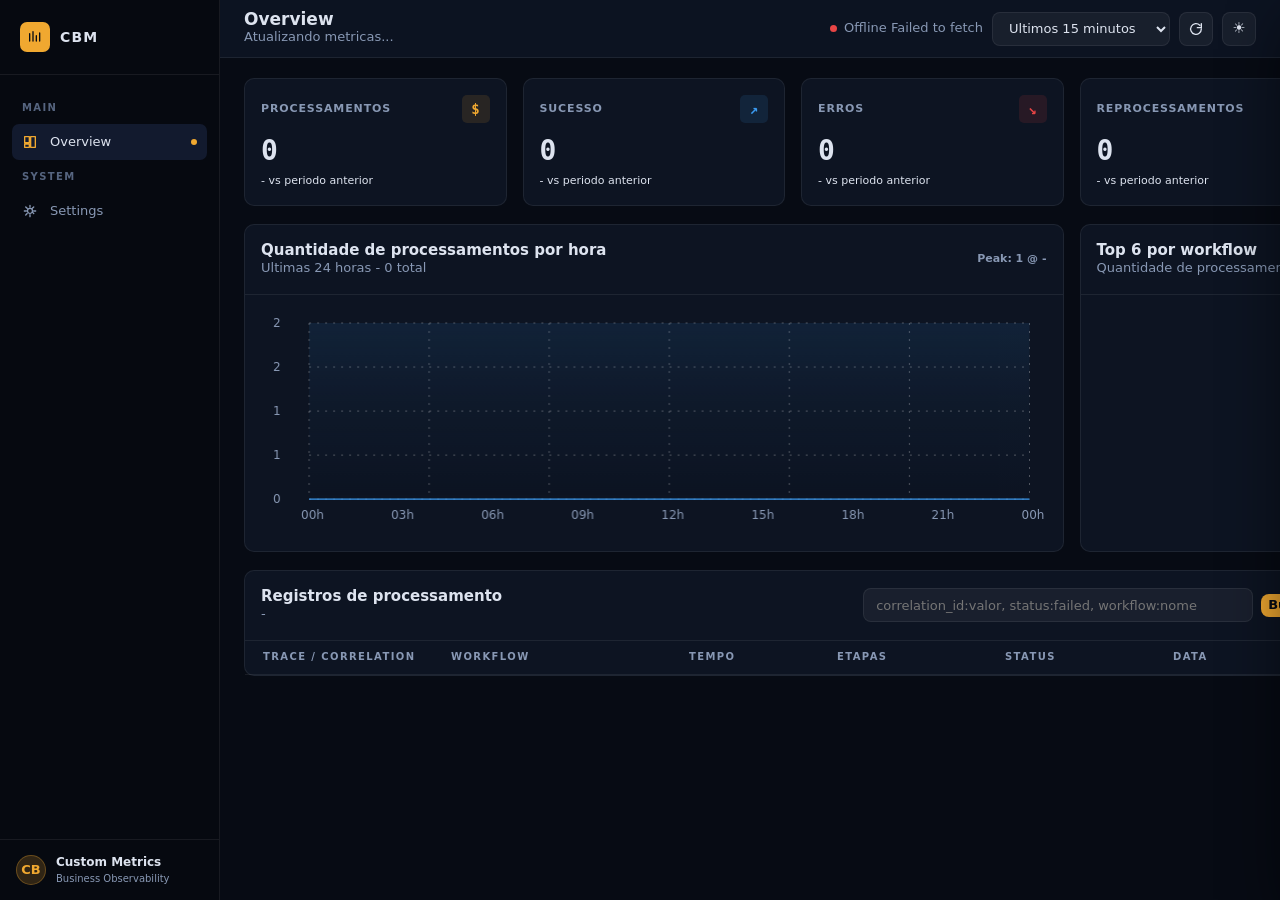
<file: infra/webview/index.html>
<!doctype html>
<html lang="pt-BR">
  <head>
    <meta charset="utf-8" />
    <meta name="viewport" content="width=device-width, initial-scale=1" />
    <title>CBM | Processamento</title>
    <link rel="stylesheet" href="./styles.css?v=20260617-14" />
  </head>
  <body>
    <div class="app-shell">
      <aside class="sidebar">
        <div class="brand-block">
          <div class="brand-logo" aria-hidden="true">
            <svg viewBox="0 0 24 24" width="16" height="16">
              <path d="M4 18V7m5 11V4m5 14v-8m5 8V6" />
            </svg>
          </div>
          <strong>CBM</strong>
        </div>

        <nav class="nav-list" aria-label="Navegacao principal">
          <p>Main</p>
          <button class="nav-item active" type="button" data-view="overview">
            <svg viewBox="0 0 24 24"><path d="M4 13h7V4H4v9Zm9 7h7V4h-7v16ZM4 20h7v-5H4v5Z" /></svg>
            Overview
            <i></i>
          </button>
          <p>System</p>
          <button id="open-config" class="nav-item" type="button">
            <svg viewBox="0 0 24 24"><path d="M12 15.5A3.5 3.5 0 1 0 12 8a3.5 3.5 0 0 0 0 7.5Zm0-12v3m0 11v3m8.5-8.5h-3m-11 0h-3m14.1-6.1-2.1 2.1m-7.8 7.8-2.1 2.1m12-2.1-2.1-2.1M7.7 8 5.6 5.9" /></svg>
            Settings
          </button>
        </nav>

        <div class="sidebar-footer">
          <div class="avatar">CB</div>
          <div>
            <strong>Custom Metrics</strong>
            <span>Business Observability</span>
          </div>
        </div>
      </aside>

      <div class="workspace">
        <header class="topbar">
          <div>
            <h1>Overview</h1>
            <p id="last-update">Atualizando metricas...</p>
          </div>
          <div class="topbar-actions">
            <div class="connection">
              <span id="status-dot" class="dot"></span>
              <span id="status-text">Conectando</span>
            </div>

            <div class="range-picker">
              <select id="range-mode" aria-label="Periodo">
                <option value="15m">Ultimos 15 minutos</option>
                <option value="30m">Ultimos 30 minutos</option>
                <option value="1h">Ultima hora</option>
                <option value="6h">Ultimas 6 horas</option>
                <option value="24h">Ultimas 24 horas</option>
                <option value="custom">Periodo exato</option>
              </select>
              <div id="custom-range" class="custom-range" hidden>
                <input id="range-from" type="datetime-local" aria-label="Inicio" />
                <span>ate</span>
                <input id="range-to" type="datetime-local" aria-label="Fim" />
              </div>
            </div>

            <button id="refresh-now" class="icon-button" type="button" title="Atualizar" aria-label="Atualizar">
              <svg viewBox="0 0 24 24"><path d="M20 12a8 8 0 1 1-2.3-5.7M20 4v6h-6" /></svg>
            </button>

            <button id="edit-dashboard-toggle" class="view-toggle hidden" type="button" aria-pressed="false" title="Editar dashboard">
              <i aria-hidden="true"></i>
              <span>Visualizar</span>
              <span>Editar</span>
            </button>

            <button id="theme-toggle" class="icon-button" type="button" title="Alternar tema" aria-label="Alternar tema">
              <span id="theme-toggle-icon" class="theme-icon" aria-hidden="true">☀</span>
            </button>
          </div>
        </header>

        <main class="page-content">
          <section class="kpi-grid" aria-label="Indicadores principais">
            <article class="kpi-card kpi-total-card">
              <div class="kpi-head">
                <span>Processamentos</span>
                <i class="kpi-icon" aria-hidden="true">$</i>
              </div>
              <strong id="kpi-total">0</strong>
              <em id="kpi-total-sub">- vs periodo anterior</em>
            </article>
            <article class="kpi-card kpi-success-card">
              <div class="kpi-head">
                <span>Sucesso</span>
                <i class="kpi-icon" aria-hidden="true">↗</i>
              </div>
              <strong id="kpi-success">0</strong>
              <em id="kpi-success-sub">- vs periodo anterior</em>
            </article>
            <article class="kpi-card kpi-error-card">
              <div class="kpi-head">
                <span>Erros</span>
                <i class="kpi-icon" aria-hidden="true">↘</i>
              </div>
              <strong id="kpi-errors">0</strong>
              <em id="kpi-errors-sub">- vs periodo anterior</em>
            </article>
            <article class="kpi-card kpi-reprocess-card">
              <div class="kpi-head">
                <span>Reprocessamentos</span>
                <i class="kpi-icon" aria-hidden="true">↳</i>
              </div>
              <strong id="kpi-reprocess">0</strong>
              <em id="kpi-reprocess-sub">- vs periodo anterior</em>
            </article>
          </section>

          <section id="metrics-builder" class="metrics-builder hidden" aria-label="Metricas customizadas">
            <div class="section-header">
              <div>
                <h2>Metricas customizadas</h2>
                <p>Widgets editaveis para acompanhar processamentos, falhas e reprocessamentos.</p>
              </div>
              <span id="dashboard-edit-hint">Modo visualizacao</span>
            </div>
            <div id="metrics-grid" class="metrics-grid"></div>
          </section>

          <section class="analytics-grid">
            <article class="panel chart-panel">
              <div class="section-header">
                <div>
                  <h2>Quantidade de processamentos por hora</h2>
                  <p id="chart-subtitle">Ultimas 24 horas</p>
                </div>
                <span id="chart-peak">-</span>
              </div>
              <div class="chart-wrap">
                <canvas id="hourly-chart"></canvas>
              </div>
            </article>

            <article class="panel top-workflows-panel">
              <div class="section-header">
                <div>
                  <h2>Top 6 por workflow</h2>
                  <p>Quantidade de processamentos</p>
                </div>
              </div>
              <div id="workflow-top-list" class="workflow-top-list"></div>
            </article>
          </section>

          <section class="panel process-panel">
            <div class="trace-toolbar">
              <div>
                <h2>Registros de processamento</h2>
                <p id="process-summary">-</p>
              </div>
              <div class="search-box">
                <input id="process-filter" type="search" placeholder="correlation_id:valor, status:failed, workflow:nome" />
                <button id="process-search" type="button">Buscar</button>
              </div>
            </div>

            <div class="process-table-head" aria-hidden="true">
              <span>Trace / Correlation</span>
              <span>Workflow</span>
              <span>Tempo</span>
              <span>Etapas</span>
              <span>Status</span>
              <span>Data</span>
            </div>
            <div class="process-list" id="process-list"></div>
          </section>
        </main>
      </div>
    </div>

    <aside id="config-modal" class="settings-panel" aria-hidden="true">
      <form method="dialog" class="settings-shell">
        <header>
          <div>
            <h2>Settings</h2>
            <p>Conexao usada para consultar as metricas.</p>
          </div>
          <button class="plain-button settings-close" value="cancel" aria-label="Fechar" type="button">x</button>
        </header>
        <section class="settings-content">
          <label>
            URL da API
            <input id="api-url" type="url" placeholder="http://localhost:8080" />
          </label>
          <label>
            Senha ou token
            <input id="api-key" type="password" placeholder="Opcional" autocomplete="current-password" />
          </label>
          <label>
            Atualizacao
            <select id="refresh-interval">
              <option value="0">Manual</option>
              <option value="5000">5 segundos</option>
              <option value="10000">10 segundos</option>
              <option value="30000">30 segundos</option>
              <option value="60000">1 minuto</option>
            </select>
          </label>
          <label class="settings-check">
            <input id="show-custom-metrics" type="checkbox" />
            <span>
              Mostrar metricas customizadas
              <small>Exibe o construtor de widgets no Overview.</small>
            </span>
          </label>
        </section>
        <footer>
          <button id="save-config" class="primary-button" value="default" type="button">Salvar</button>
        </footer>
      </form>
    </aside>

    <aside id="widget-palette" class="widget-palette" aria-hidden="true">
      <header>
        <div>
          <h2>Adicionar elemento</h2>
          <p>Arraste para o grid de metricas.</p>
        </div>
      </header>
      <div id="widget-palette-list" class="widget-palette-list"></div>
    </aside>

    <dialog id="widget-editor-modal" class="modal widget-editor-modal">
      <form method="dialog" class="modal-shell">
        <header class="modal-header">
          <div>
            <h2 id="widget-editor-title">Editar widget</h2>
            <p>Configure a consulta e visualize o resultado antes de salvar.</p>
          </div>
          <button id="widget-editor-close" class="plain-button" value="cancel" type="submit" aria-label="Fechar">x</button>
        </header>
        <section class="modal-content widget-editor-content">
          <div class="widget-editor-grid">
            <label>
              Titulo
              <input id="widget-title-input" type="text" placeholder="Processamentos com sucesso" />
            </label>
            <label>
              Tipo
              <select id="widget-type-input">
                <option value="bar">Bar chart</option>
                <option value="pie">Pie chart</option>
                <option value="point">Point plot</option>
                <option value="query_value">Query value</option>
                <option value="table">Table</option>
                <option value="timeseries">Timeseries</option>
                <option value="top_list">Top list</option>
              </select>
            </label>
          </div>
          <label class="query-editor-field">
            Query
            <textarea id="widget-query-input" spellcheck="false" placeholder="count:processes{status:completed}.rollup(count, 60)"></textarea>
          </label>
          <div class="query-help">
            Exemplos: <code>count:processes{*}</code>, <code>count:processes{status:failed}</code>, <code>count:reprocesses{*}</code>, <code>avg:duration_ms{status:completed}</code>, <code>top:workflow{status:failed}</code>
          </div>
          <section class="widget-preview">
            <header>
              <strong>Preview</strong>
              <button id="widget-preview-refresh" type="button">Atualizar preview</button>
            </header>
            <div id="widget-preview-body"></div>
          </section>
        </section>
        <footer class="modal-footer">
          <button id="widget-save" class="primary-button" value="default" type="submit">Salvar</button>
        </footer>
      </form>
    </dialog>

    <dialog id="process-modal" class="modal process-modal">
      <div class="modal-shell process-modal-shell">
        <header class="modal-header process-modal-header">
          <div class="process-modal-title-row">
            <div class="modal-icon" aria-hidden="true">
              <svg viewBox="0 0 24 24"><path d="M5 7h14M5 12h14M5 17h9" /></svg>
            </div>
            <div>
              <h2 id="modal-title">Processo</h2>
              <p id="modal-copy">-</p>
            </div>
            <span id="modal-status-pill" class="status running">Em andamento</span>
          </div>
          <button id="modal-close" class="plain-button" type="button" aria-label="Fechar">x</button>
        </header>
        <section id="modal-body" class="modal-content process-modal-content"></section>
      </div>
    </dialog>

    <script src="./app.js?v=20260617-14"></script>
  </body>
</html>
</file>
<file: infra/webview/styles.css>
:root {
  color-scheme: dark;
  --bg: #070b14;
  --ink: #dde3ef;
  --card: #0d1422;
  --card-soft: #121a2e;
  --sidebar: #060910;
  --sidebar-accent: #121a2e;
  --muted: #8898b4;
  --muted-strong: #566580;
  --line: rgba(255, 255, 255, 0.07);
  --line-strong: rgba(255, 255, 255, 0.12);
  --input: rgba(255, 255, 255, 0.05);
  --primary: #f0a830;
  --blue: #3b9af0;
  --green: #30d4a8;
  --red: #e84545;
  --purple: #c870f0;
  --shadow: 0 24px 70px rgba(0, 0, 0, 0.42);
  --radius: 8px;
  --mono: "SFMono-Regular", "JetBrains Mono", ui-monospace, Menlo, Consolas, monospace;
  --sans: Outfit, Inter, ui-sans-serif, system-ui, -apple-system, BlinkMacSystemFont, "Segoe UI", sans-serif;
}

body.theme-light {
  color-scheme: light;
  --bg: #f3f6fb;
  --ink: #182233;
  --card: #ffffff;
  --card-soft: #edf3fb;
  --sidebar: #ffffff;
  --sidebar-accent: #edf3fb;
  --muted: #5f718c;
  --muted-strong: #74849a;
  --line: rgba(24, 34, 51, 0.1);
  --line-strong: rgba(24, 34, 51, 0.18);
  --input: rgba(24, 34, 51, 0.04);
  --primary: #d88911;
  --blue: #2563eb;
  --green: #059669;
  --red: #dc2626;
  --purple: #8b5cf6;
  --shadow: 0 24px 70px rgba(30, 41, 59, 0.16);
}

* {
  box-sizing: border-box;
}

html,
body {
  min-height: 100%;
}

body {
  margin: 0;
  min-width: 1120px;
  background: var(--bg);
  color: var(--ink);
  font: 13px/1.45 var(--sans);
}

button,
input,
select,
textarea {
  font: inherit;
}

button,
select {
  cursor: pointer;
}

button,
input,
select,
textarea {
  border: 1px solid var(--line);
  border-radius: 8px;
  background: var(--input);
  color: var(--ink);
}

input,
select {
  height: 34px;
  padding: 0 12px;
}

textarea {
  min-height: 120px;
  padding: 12px;
  resize: vertical;
  font-family: var(--mono);
}

h1,
h2,
h3,
p {
  margin: 0;
}

svg {
  width: 16px;
  height: 16px;
  fill: none;
  stroke: currentColor;
  stroke-width: 2;
  stroke-linecap: round;
  stroke-linejoin: round;
}

.app-shell {
  display: grid;
  grid-template-columns: 220px minmax(0, 1fr);
  min-height: 100vh;
}

.sidebar {
  display: flex;
  flex-direction: column;
  height: 100vh;
  border-right: 1px solid var(--line);
  background: var(--sidebar);
}

.brand-block {
  display: flex;
  align-items: center;
  gap: 10px;
  padding: 22px 20px;
  border-bottom: 1px solid var(--line);
}

.brand-logo {
  width: 30px;
  height: 30px;
  display: grid;
  place-items: center;
  border-radius: 7px;
  background: var(--primary);
  color: #070b14;
}

.brand-block strong {
  font-size: 14px;
  letter-spacing: .08em;
}

.nav-list {
  flex: 1;
  overflow-y: auto;
  padding: 16px 12px;
}

.nav-list p {
  padding: 10px 10px 8px;
  color: var(--muted-strong);
  font-size: 10px;
  font-weight: 700;
  letter-spacing: .14em;
  text-transform: uppercase;
}

.nav-item {
  width: 100%;
  display: flex;
  align-items: center;
  gap: 12px;
  border: 0;
  border-radius: 7px;
  padding: 9px 10px;
  background: transparent;
  color: var(--muted);
  text-align: left;
  transition: background .16s ease, color .16s ease;
}

.nav-item:hover,
.nav-item.active {
  background: var(--sidebar-accent);
  color: var(--ink);
}

.nav-item.active svg {
  color: var(--primary);
}

.nav-item i {
  width: 6px;
  height: 6px;
  margin-left: auto;
  border-radius: 50%;
  background: var(--primary);
}

.sidebar-footer {
  display: flex;
  align-items: center;
  gap: 10px;
  padding: 14px 16px;
  border-top: 1px solid var(--line);
}

.avatar {
  width: 30px;
  height: 30px;
  display: grid;
  place-items: center;
  border: 1px solid color-mix(in srgb, var(--primary) 30%, transparent);
  border-radius: 50%;
  background: color-mix(in srgb, var(--primary) 18%, transparent);
  color: var(--primary);
  font-weight: 800;
}

.sidebar-footer strong,
.sidebar-footer span {
  display: block;
}

.sidebar-footer strong {
  font-size: 12px;
}

.sidebar-footer span {
  color: var(--muted);
  font-size: 10px;
}

.workspace {
  min-width: 0;
  height: 100vh;
  display: flex;
  flex-direction: column;
  overflow: hidden;
}

.topbar {
  min-height: 58px;
  display: flex;
  align-items: center;
  justify-content: space-between;
  gap: 18px;
  padding: 0 24px;
  border-bottom: 1px solid var(--line);
  background: color-mix(in srgb, var(--card) 94%, transparent);
}

.topbar h1 {
  font-size: 17px;
  line-height: 1;
}

.topbar p,
.section-header p,
.trace-toolbar p,
.empty,
.metric-note {
  color: var(--muted);
}

.topbar-actions,
.connection,
.range-picker,
.custom-range,
.section-header,
.trace-toolbar,
.search-box,
.metric-widget-head,
.metric-widget-actions,
.modal-header,
.modal-footer,
.settings-shell header,
.settings-shell footer {
  display: flex;
  align-items: center;
}

.topbar-actions {
  justify-content: flex-end;
  gap: 9px;
}

.connection {
  gap: 7px;
  color: var(--muted);
  white-space: nowrap;
}

.dot {
  width: 7px;
  height: 7px;
  border-radius: 50%;
  background: var(--primary);
}

.dot.ok {
  background: var(--green);
}

.dot.fail {
  background: var(--red);
}

.range-picker {
  gap: 8px;
}

.range-picker select {
  min-width: 178px;
}

.custom-range {
  gap: 6px;
}

.custom-range[hidden] {
  display: none !important;
}

.icon-button {
  width: 34px;
  height: 34px;
  display: grid;
  place-items: center;
  padding: 0;
}

.theme-icon {
  font-size: 15px;
  line-height: 1;
}

.view-toggle {
  width: 148px;
  height: 34px;
  position: relative;
  display: grid;
  grid-template-columns: 1fr 1fr;
  align-items: center;
  border-color: color-mix(in srgb, var(--primary) 28%, var(--line));
  border-radius: 999px;
  padding: 3px;
  background: var(--input);
  overflow: hidden;
}

.view-toggle i {
  position: absolute;
  z-index: 0;
  top: 3px;
  left: 3px;
  width: calc(50% - 3px);
  height: calc(100% - 6px);
  border-radius: 999px;
  background: var(--primary);
  transition: transform .2s ease;
}

.view-toggle span {
  position: relative;
  z-index: 1;
  text-align: center;
  color: var(--muted);
  font-size: 11px;
  font-weight: 800;
}

.view-toggle:not(.editing) span:first-of-type,
.view-toggle.editing span:nth-of-type(2) {
  color: #070b14;
}

.view-toggle.editing i {
  transform: translateX(100%);
}

.page-content {
  flex: 1;
  overflow-y: auto;
  padding: 20px 24px 28px;
  display: grid;
  align-content: start;
  align-items: start;
  gap: 18px;
}

.kpi-grid {
  display: grid;
  grid-template-columns: repeat(4, minmax(0, 1fr));
  align-items: start;
  gap: 16px;
}

.kpi-card,
.panel,
.metrics-builder {
  border: 1px solid var(--line);
  border-radius: 10px;
  background: var(--card);
  box-shadow: none;
}

.kpi-card {
  min-height: 0;
  padding: 16px;
}

.kpi-head {
  display: flex;
  align-items: center;
  justify-content: space-between;
  gap: 14px;
}

.kpi-card span {
  color: var(--muted);
  font-size: 11px;
  font-weight: 700;
  letter-spacing: .08em;
  text-transform: uppercase;
}

.kpi-card strong {
  display: block;
  margin-top: 14px;
  font: 700 28px/1 var(--mono);
  letter-spacing: .01em;
}

.kpi-card em {
  display: flex;
  align-items: center;
  gap: 6px;
  margin-top: 8px;
  font-style: normal;
  font-size: 11px;
}

.kpi-card em span {
  color: var(--green);
  font-weight: 800;
  letter-spacing: 0;
  text-transform: none;
}

.kpi-card em small {
  color: var(--muted);
  font: 11px/1.2 var(--sans);
}

.kpi-card em.bad span {
  color: var(--red);
}

.kpi-card em.good span {
  color: var(--green);
}

.kpi-card em.neutral span {
  color: var(--muted);
}

.kpi-icon {
  width: 28px;
  height: 28px;
  display: grid;
  place-items: center;
  border-radius: 5px;
  background: color-mix(in srgb, var(--primary) 12%, transparent);
  color: var(--primary);
  font: 700 14px/1 var(--mono);
}

.kpi-success-card .kpi-icon {
  background: color-mix(in srgb, var(--blue) 12%, transparent);
  color: var(--blue);
}

.kpi-error-card .kpi-icon {
  background: color-mix(in srgb, var(--red) 12%, transparent);
  color: var(--red);
}

.kpi-reprocess-card .kpi-icon {
  background: color-mix(in srgb, var(--purple) 14%, transparent);
  color: var(--purple);
}

.analytics-grid {
  display: grid;
  grid-template-columns: repeat(4, minmax(0, 1fr));
  align-items: stretch;
  gap: 16px;
}

.chart-panel {
  grid-column: span 3;
}

.top-workflows-panel {
  grid-column: span 1;
}

.section-header {
  justify-content: space-between;
  gap: 16px;
  padding: 16px;
  border-bottom: 1px solid var(--line);
}

.section-header h2,
.trace-toolbar h2,
.settings-shell h2,
.modal-header h2 {
  font-size: 15px;
  line-height: 1.2;
}

#dashboard-edit-hint,
#chart-peak {
  color: var(--muted);
  font-size: 11px;
  font-weight: 700;
}

.chart-wrap {
  flex: 1;
  min-height: 0;
  padding: 10px 16px 18px;
}

.chart-panel,
.top-workflows-panel {
  height: 328px;
  min-height: 328px;
  display: flex;
  flex-direction: column;
}

canvas {
  width: 100%;
  height: 100%;
  display: block;
}

.workflow-top-list {
  display: grid;
  grid-template-rows: repeat(6, 25px) 16px;
  align-content: start;
  gap: 10px;
  flex: 1;
  min-height: 0;
  padding: 16px 18px 14px;
}

.workflow-top-row {
  display: grid;
  grid-template-columns: 88px minmax(0, 1fr) 40px;
  gap: 12px;
  align-items: center;
  min-height: 25px;
}

.workflow-top-row strong {
  overflow: hidden;
  color: color-mix(in srgb, var(--ink) 76%, var(--muted));
  font-size: 12px;
  font-weight: 600;
  line-height: 1.2;
  text-align: right;
  text-overflow: ellipsis;
}

.workflow-top-row span {
  color: var(--muted);
  font: 12px/1 var(--mono);
  text-align: right;
}

.workflow-bar {
  height: 14px;
  overflow: hidden;
  border-radius: 0 7px 7px 0;
  background: transparent;
}

.workflow-bar i {
  display: block;
  height: 100%;
  border-radius: 0 5px 5px 0;
  background: linear-gradient(90deg, #d99a2d 0%, #b87922 100%);
  box-shadow: 0 0 18px rgba(240, 168, 48, .12);
}

.empty-workflow-row {
  opacity: 0;
  pointer-events: none;
}

.workflow-scale {
  display: grid;
  grid-template-columns: repeat(4, 1fr);
  gap: 8px;
  margin-left: 100px;
  padding-top: 1px;
  color: var(--muted);
  font: 11px/1 var(--mono);
}

.workflow-scale span:not(:first-child) {
  text-align: center;
}

.workflow-scale span:last-child {
  text-align: right;
}

.metrics-builder {
  min-height: 126px;
}

.hidden {
  display: none !important;
}

.metrics-grid {
  --cell: 96px;
  display: grid;
  grid-template-columns: repeat(12, minmax(0, 1fr));
  grid-auto-rows: var(--cell);
  grid-auto-flow: dense;
  gap: 12px;
  min-height: 112px;
  padding: 14px;
  background:
    linear-gradient(color-mix(in srgb, var(--line) 70%, transparent) 1px, transparent 1px),
    linear-gradient(90deg, color-mix(in srgb, var(--line) 70%, transparent) 1px, transparent 1px);
  background-size: calc((100% - 132px) / 12) var(--cell);
}

body.dashboard-editing .metrics-grid {
  outline: 2px dashed color-mix(in srgb, var(--primary) 42%, transparent);
  outline-offset: -9px;
}

.metrics-empty {
  grid-column: 1 / -1;
  display: grid;
  place-items: center;
  min-height: 96px;
  border: 1px dashed var(--line-strong);
  color: var(--muted);
  font-weight: 700;
}

.metric-widget {
  position: relative;
  grid-column: span var(--widget-w, 3);
  grid-row: span var(--widget-h, 2);
  min-width: 0;
  min-height: 0;
  border: 1px solid var(--line);
  border-radius: 8px;
  background: color-mix(in srgb, var(--card-soft) 72%, var(--card));
  overflow: hidden;
}

.metric-widget-head {
  justify-content: space-between;
  gap: 10px;
  min-height: 42px;
  padding: 10px 12px;
  border-bottom: 1px solid var(--line);
}

.metric-widget-title {
  min-width: 0;
}

.metric-widget-title strong,
.metric-widget-title code {
  display: block;
}

.metric-widget-title code {
  max-width: 100%;
  overflow: hidden;
  color: var(--muted);
  font: 10px/1.5 var(--mono);
  text-overflow: ellipsis;
  white-space: nowrap;
}

.metric-widget-actions {
  gap: 5px;
  opacity: 0;
  transition: opacity .16s ease;
}

body.dashboard-editing .metric-widget-actions {
  opacity: 1;
}

.widget-action {
  width: 24px;
  height: 24px;
  display: grid;
  place-items: center;
  padding: 0;
  color: var(--muted);
  font-size: 12px;
}

.metric-widget-body {
  height: calc(100% - 42px);
  min-height: 0;
  padding: 12px;
}

.metric-value {
  display: grid;
  gap: 5px;
}

.metric-value strong {
  font: 700 30px/1 var(--mono);
}

.metric-value span {
  color: var(--muted);
}

.widget-canvas {
  height: 100%;
}

.widget-table,
.widget-top-list {
  width: 100%;
  border-collapse: collapse;
  font-size: 11px;
}

.widget-table th,
.widget-table td,
.widget-top-list td {
  border-bottom: 1px solid var(--line);
  padding: 7px;
  text-align: left;
}

.widget-resize {
  position: absolute;
  right: 4px;
  bottom: 4px;
  width: 13px;
  height: 13px;
  border-right: 2px solid var(--muted);
  border-bottom: 2px solid var(--muted);
  opacity: 0;
  cursor: nwse-resize;
}

body.dashboard-editing .widget-resize {
  opacity: .75;
}

.trace-toolbar {
  justify-content: space-between;
  gap: 16px;
  padding: 16px;
  border-bottom: 1px solid var(--line);
}

.search-box {
  gap: 8px;
}

.search-box input {
  width: 390px;
}

.search-box button,
.primary-button {
  border-color: color-mix(in srgb, var(--primary) 40%, transparent);
  background: var(--primary);
  color: #070b14;
  font-weight: 800;
}

.process-list {
  display: grid;
}

.process-table-head,
.process-row {
  display: grid;
  grid-template-columns: minmax(170px, 1fr) minmax(220px, 1.05fr) 130px 150px 150px 150px;
  gap: 18px;
  align-items: center;
}

.process-table-head {
  min-height: 34px;
  padding: 0 18px;
  border-bottom: 1px solid var(--line);
  color: var(--muted);
  font-size: 10px;
  font-weight: 800;
  letter-spacing: .14em;
  text-transform: uppercase;
}

.process-row {
  padding: 13px 16px;
  border: 0;
  border-bottom: 1px solid var(--line);
  border-radius: 0;
  background: transparent;
  color: var(--ink);
  text-align: left;
  cursor: pointer;
}

.process-row:hover {
  background: color-mix(in srgb, var(--card-soft) 64%, transparent);
}

.process-row time,
.process-id-cell,
.duration-cell,
.process-change {
  font-family: var(--mono);
  font-size: 11px;
}

.process-row time,
.process-id-cell {
  color: var(--muted);
}

.process-id-cell {
  overflow: hidden;
  text-overflow: ellipsis;
  white-space: nowrap;
}

.process-workflow-cell {
  overflow: hidden;
  font-weight: 800;
  text-overflow: ellipsis;
  white-space: nowrap;
}

.duration-cell {
  color: var(--ink);
  font-weight: 800;
}

.process-change {
  font-weight: 800;
}

.process-change.good {
  color: var(--green);
}

.process-change.bad {
  color: var(--red);
}

.process-change.warn {
  color: var(--primary);
}

.step-chip-list {
  display: flex;
  flex-wrap: wrap;
  gap: 5px;
}

.step-chip {
  max-width: 150px;
  overflow: hidden;
  border: 1px solid var(--line);
  border-radius: 999px;
  padding: 3px 8px;
  background: var(--input);
  color: var(--muted);
  font-size: 10px;
  text-overflow: ellipsis;
  white-space: nowrap;
}

.status {
  display: inline-flex;
  align-items: center;
  justify-content: center;
  gap: 6px;
  min-width: 96px;
  border: 1px solid;
  border-radius: 6px;
  padding: 4px 9px;
  font-size: 10px;
  font-weight: 800;
}

.status::before {
  content: "";
  width: 5px;
  height: 5px;
  border-radius: 50%;
  background: currentColor;
}

.status.completed,
.status.success {
  border-color: color-mix(in srgb, var(--green) 34%, transparent);
  background: color-mix(in srgb, var(--green) 10%, transparent);
  color: var(--green);
}

.status.failed {
  border-color: color-mix(in srgb, var(--red) 34%, transparent);
  background: color-mix(in srgb, var(--red) 10%, transparent);
  color: var(--red);
}

.status.stopped,
.status.running {
  border-color: color-mix(in srgb, var(--primary) 34%, transparent);
  background: color-mix(in srgb, var(--primary) 10%, transparent);
  color: var(--primary);
}

.empty {
  padding: 32px;
  text-align: center;
}

.settings-panel,
.widget-palette {
  position: fixed;
  inset: 0 0 0 auto;
  z-index: 40;
  width: 360px;
  border-left: 1px solid var(--line);
  background: var(--card);
  box-shadow: var(--shadow);
  transform: translateX(105%);
  transition: transform .22s ease;
}

.settings-panel.open,
body.dashboard-editing .widget-palette {
  transform: translateX(0);
}

.settings-shell,
.widget-palette {
  display: flex;
  flex-direction: column;
}

.settings-shell {
  min-height: 100%;
}

.settings-shell header,
.settings-shell footer,
.widget-palette header {
  justify-content: space-between;
  gap: 14px;
  padding: 18px;
  border-bottom: 1px solid var(--line);
}

.settings-shell footer {
  margin-top: auto;
  border-top: 1px solid var(--line);
  border-bottom: 0;
}

.settings-content {
  display: grid;
  gap: 14px;
  padding: 18px;
}

.settings-content label,
.widget-editor-content label {
  display: grid;
  gap: 7px;
  color: var(--muted);
  font-size: 12px;
}

.settings-check {
  grid-template-columns: 18px 1fr;
  align-items: start;
}

.settings-check input {
  width: 16px;
  height: 16px;
  padding: 0;
}

.settings-check span,
.settings-check small {
  display: block;
}

.settings-check span {
  color: var(--ink);
  font-weight: 700;
}

.settings-check small {
  margin-top: 3px;
  color: var(--muted);
  font-weight: 400;
}

.plain-button {
  width: 32px;
  height: 32px;
  display: grid;
  place-items: center;
  padding: 0;
  color: var(--muted);
}

.widget-palette-list {
  display: grid;
  gap: 10px;
  padding: 14px;
}

.widget-palette-item {
  display: grid;
  grid-template-columns: 34px 1fr;
  gap: 10px;
  align-items: center;
  border: 1px solid var(--line);
  border-radius: 8px;
  padding: 10px;
  background: var(--input);
}

.widget-palette-icon {
  width: 34px;
  height: 34px;
  display: grid;
  place-items: center;
  border-radius: 7px;
  background: color-mix(in srgb, var(--primary) 14%, transparent);
  color: var(--primary);
}

.widget-palette-item span,
.widget-palette-item em {
  display: block;
}

.widget-palette-item em {
  overflow: hidden;
  color: var(--muted);
  font: 10px/1.5 var(--mono);
  text-overflow: ellipsis;
  white-space: nowrap;
}

.modal {
  max-width: none;
  padding: 0;
  border: 0;
  background: transparent;
  color: var(--ink);
}

.modal::backdrop {
  background: rgba(4, 6, 12, .74);
  backdrop-filter: blur(4px);
}

.modal-shell {
  overflow: hidden;
  border: 1px solid var(--line-strong);
  border-radius: 12px;
  background: var(--card);
  box-shadow: var(--shadow);
}

.widget-editor-modal .modal-shell {
  width: min(760px, calc(100vw - 40px));
}

.modal-header {
  justify-content: space-between;
  gap: 18px;
  padding: 18px 20px;
  border-bottom: 1px solid var(--line);
}

.modal-content {
  padding: 18px;
}

.modal-footer {
  justify-content: flex-end;
  padding: 14px 18px;
  border-top: 1px solid var(--line);
}

.widget-editor-grid {
  display: grid;
  grid-template-columns: 1fr 180px;
  gap: 14px;
}

.query-editor-field {
  margin-top: 14px;
}

.query-help {
  margin: 10px 0 14px;
  color: var(--muted);
  font-size: 11px;
}

code {
  color: var(--primary);
  font-family: var(--mono);
}

.widget-preview {
  border: 1px solid var(--line);
  border-radius: 8px;
  overflow: hidden;
}

.widget-preview header {
  display: flex;
  justify-content: space-between;
  padding: 10px 12px;
  border-bottom: 1px solid var(--line);
}

#widget-preview-body {
  min-height: 220px;
  padding: 12px;
}

.process-modal-shell {
  width: min(1100px, calc(100vw - 40px));
  height: min(860px, calc(100vh - 40px));
  display: flex;
  flex-direction: column;
}

.process-modal-header {
  flex-shrink: 0;
}

.process-modal-title-row {
  display: flex;
  align-items: center;
  gap: 14px;
  min-width: 0;
}

.process-modal-title-row > div:nth-child(2) {
  min-width: 0;
}

.process-modal-title-row h2,
.process-modal-title-row p {
  overflow: hidden;
  text-overflow: ellipsis;
  white-space: nowrap;
}

.modal-icon {
  width: 34px;
  height: 34px;
  display: grid;
  place-items: center;
  border: 1px solid color-mix(in srgb, var(--primary) 28%, transparent);
  border-radius: 9px;
  background: color-mix(in srgb, var(--primary) 12%, transparent);
  color: var(--primary);
}

.process-modal-content {
  flex: 1;
  min-height: 0;
  max-width: 100%;
  overflow: auto;
  padding: 0;
}

.process-attribute-grid {
  display: grid;
  grid-template-columns: repeat(auto-fit, minmax(150px, 1fr));
  gap: 1px;
  border-bottom: 1px solid var(--line);
  background: var(--line);
}

.process-attribute-grid > div {
  min-height: 63px;
  min-width: 0;
  padding: 13px 14px;
  background: var(--card);
}

.process-attribute-grid > .process-attribute-steps {
  background: color-mix(in srgb, var(--card-soft) 72%, var(--card));
}

.process-attribute-grid span {
  display: block;
  margin-bottom: 6px;
  color: var(--muted);
  font-size: 10px;
  font-weight: 700;
  letter-spacing: .14em;
  text-transform: uppercase;
}

.process-attribute-grid strong {
  display: block;
  overflow: hidden;
  font: 700 12px/1.3 var(--mono);
  text-overflow: ellipsis;
  white-space: nowrap;
}

.process-step-strip {
  display: flex;
  align-items: center;
  gap: 14px;
  padding: 11px 18px;
  border-bottom: 1px solid var(--line);
  background: color-mix(in srgb, var(--card-soft) 54%, transparent);
}

.process-step-strip p {
  color: var(--muted);
  font-size: 10px;
  font-weight: 800;
  letter-spacing: .14em;
  text-transform: uppercase;
}

.process-step-strip span {
  color: var(--muted);
  font: 10px/1.4 var(--mono);
}

.step-table-head,
.step-summary {
  display: grid;
  grid-template-columns: 30px 180px minmax(0, 1fr) 90px 132px 18px;
  gap: 14px;
  align-items: center;
}

.step-table-head {
  padding: 10px 18px;
  border-bottom: 1px solid var(--line);
  color: var(--muted);
  font-size: 10px;
  font-weight: 700;
  letter-spacing: .12em;
  text-transform: uppercase;
}

.step-item {
  border-bottom: 1px solid var(--line);
}

.step-summary {
  width: 100%;
  border: 0;
  border-radius: 0;
  padding: 13px 18px;
  background: transparent;
  color: var(--ink);
  text-align: left;
}

.step-summary:hover {
  background: color-mix(in srgb, var(--card-soft) 54%, transparent);
}

.step-index {
  width: 25px;
  height: 25px;
  display: grid;
  place-items: center;
  border-radius: 5px;
  background: var(--card-soft);
  color: var(--muted);
  font: 700 10px/1 var(--mono);
}

.step-summary time,
.step-duration {
  color: var(--muted);
  font: 11px/1 var(--mono);
}

.step-duration {
  text-align: right;
}

.step-name strong,
.step-name span {
  display: block;
}

.step-name strong {
  overflow: hidden;
  text-overflow: ellipsis;
  white-space: nowrap;
}

.step-name span {
  margin-top: 4px;
  color: var(--muted);
  font-size: 11px;
}

.chevron {
  color: var(--muted);
  transition: transform .18s ease;
}

.step-item.open .chevron {
  transform: rotate(90deg);
}

.step-details {
  display: none;
  grid-template-columns: minmax(0, 1fr);
  gap: 14px;
  padding: 14px 56px 18px;
  background: color-mix(in srgb, #060910 52%, transparent);
}

body.theme-light .step-details {
  background: #f4f7fb;
}

.step-item.open .step-details {
  display: grid;
}

.step-detail-block h3 {
  margin: 0 0 7px;
  color: var(--muted);
  font-size: 10px;
  font-weight: 800;
  letter-spacing: .14em;
  text-transform: uppercase;
}

.detail-code {
  width: 100%;
  max-height: 240px;
  margin: 0;
  overflow: auto;
  border: 1px solid var(--line);
  border-radius: 7px;
  padding: 12px;
  background: #060910;
  color: color-mix(in srgb, var(--ink) 78%, transparent);
  font: 11px/1.55 var(--mono);
  white-space: pre-wrap;
  overflow-wrap: anywhere;
  word-break: break-word;
}

body.theme-light .detail-code {
  background: #ffffff;
}

.error-box {
  border-color: color-mix(in srgb, var(--red) 28%, transparent);
  color: var(--red);
}

.process-modal-footer {
  display: flex;
  align-items: center;
  gap: 12px;
  padding: 12px 18px;
  border-top: 1px solid var(--line);
  color: var(--muted);
  font: 10px/1.5 var(--mono);
}

.process-modal-footer strong {
  color: var(--ink);
}

@media (max-width: 1180px) {
  body {
    min-width: 0;
  }

  .app-shell {
    grid-template-columns: 74px minmax(0, 1fr);
  }

  .brand-block strong,
  .nav-item {
    font-size: 0;
  }

  .nav-item {
    justify-content: center;
  }

  .nav-list p,
  .sidebar-footer {
    display: none;
  }

  .analytics-grid,
  .kpi-grid {
    grid-template-columns: 1fr 1fr;
  }

  .chart-panel,
  .top-workflows-panel {
    grid-column: span 1;
  }

  .process-table-head,
  .process-row {
    grid-template-columns: minmax(150px, 1fr) minmax(170px, 1fr) 90px 110px 110px 110px;
    gap: 12px;
  }

  .process-attribute-grid {
    grid-template-columns: repeat(4, minmax(0, 1fr));
  }

  .step-details {
    padding-inline: 24px;
  }
}
</file>
